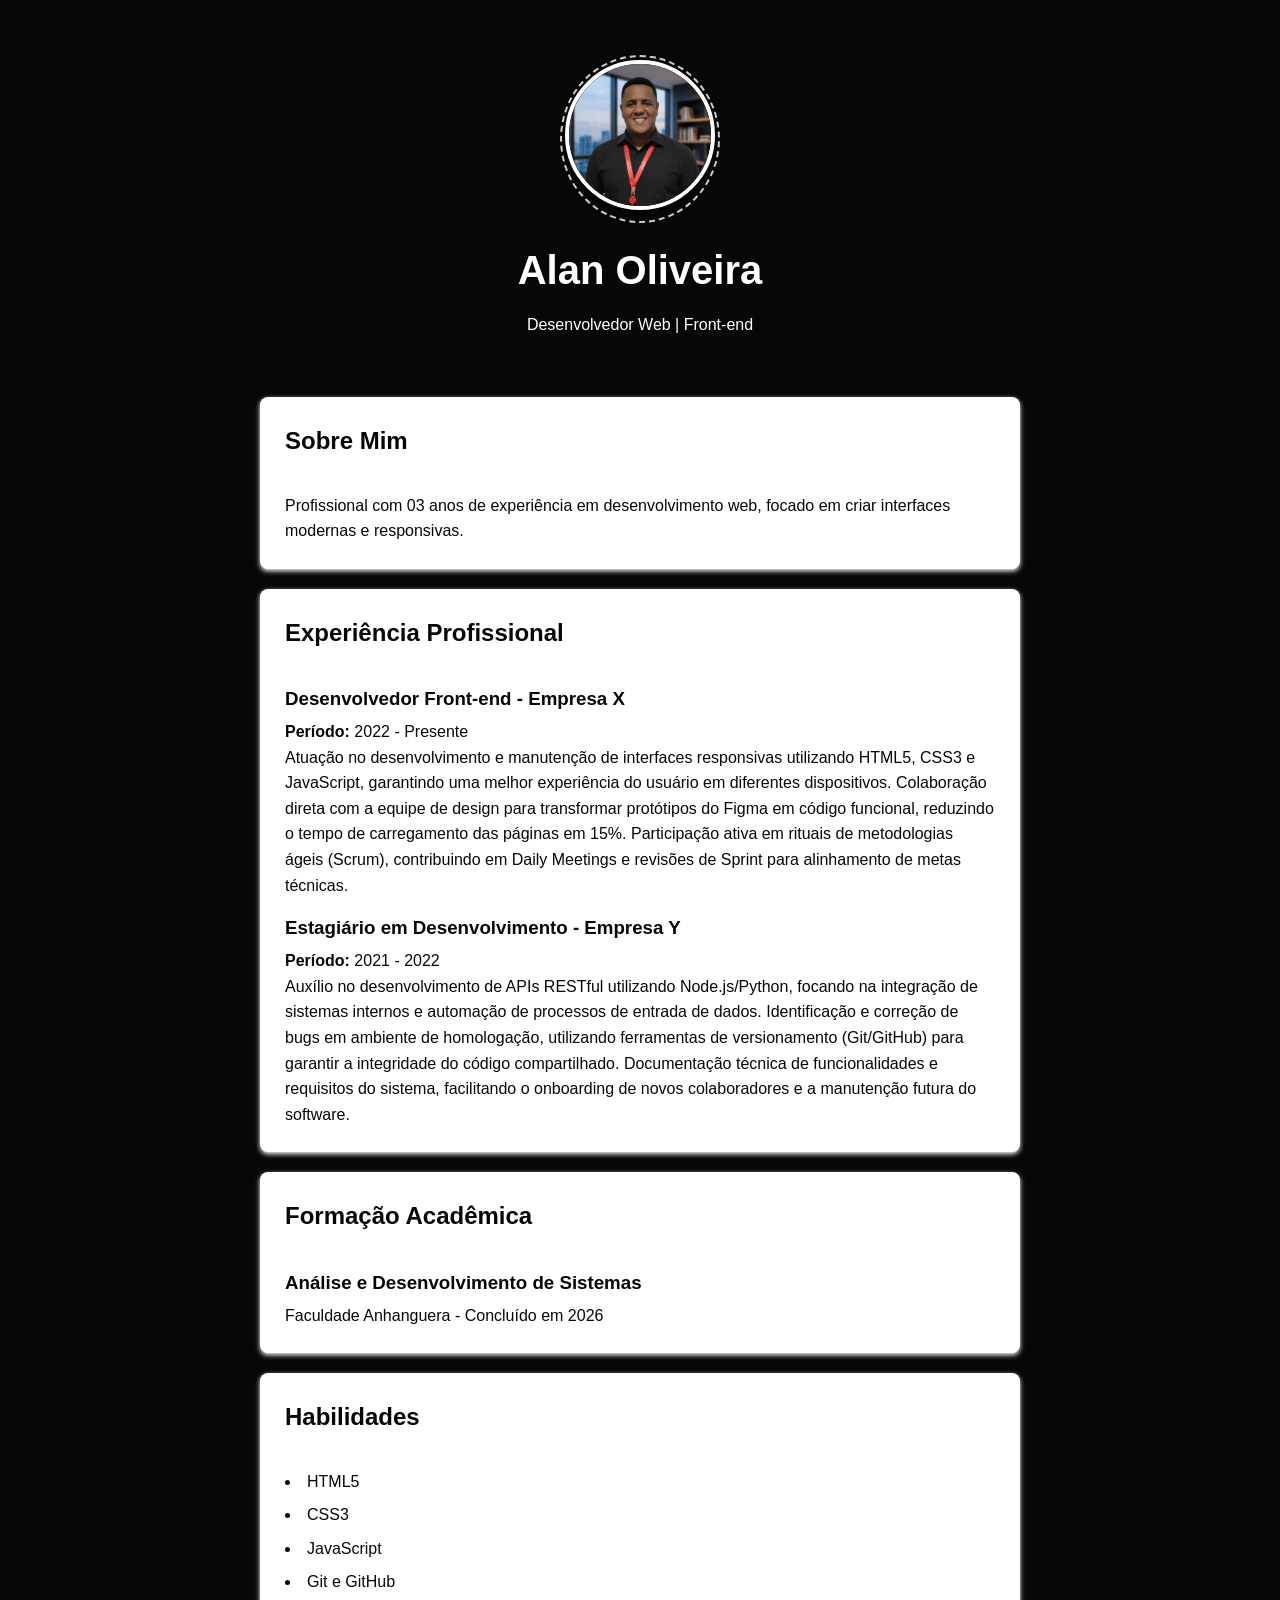
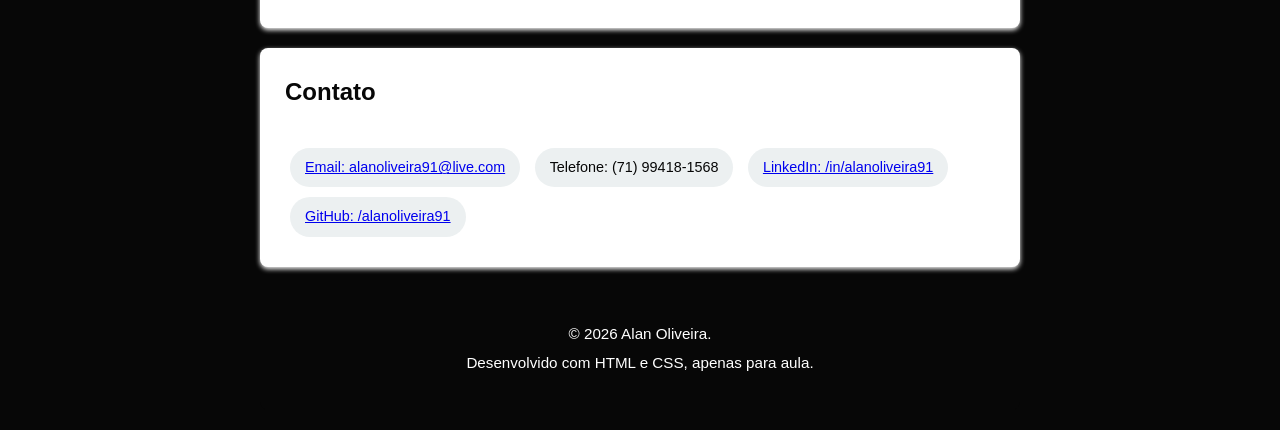
<file: index.html>
<!doctype html>
<html lang="pt-BR">
  <head>
    <meta charset="UTF-8" />
    <meta name="viewport" content="width=device-width, initial-scale=1.0" />
    <meta
      name="description"
      content="Currículo online de Alan Oliveira - Desenvolvedor Web"
    />
    <meta name="author" content="Alan Oliveira" />
    <title>Curriculo Alan Oliveira</title>
    <link rel="stylesheet" href="style/style.css" />
  </head>
  <body>
    <!-- Cabeçalho -->
    <header>
      <div class="foto-perfil">
        <img src="img/foto.jpg" alt="Foto de Alan Oliveira" class="foto" />
      </div>
      <h1>Alan Oliveira</h1>
      <p>Desenvolvedor Web | Front-end</p>
    </header>

    <!-- Sobre -->
    <section>
      <h2>Sobre Mim</h2>
      <p>
        Profissional com 03 anos de experiência em desenvolvimento web, focado
        em criar interfaces modernas e responsivas.
      </p>
    </section>

    <!-- Experiência -->
    <section>
      <h2>Experiência Profissional</h2>

      <div>
        <h3>Desenvolvedor Front-end - Empresa X</h3>
        <p><strong>Período:</strong> 2022 - Presente</p>
        <p>
           Atuação no desenvolvimento e manutenção de interfaces responsivas utilizando HTML5, CSS3 e JavaScript, garantindo uma melhor experiência do usuário em diferentes dispositivos.

Colaboração direta com a equipe de design para transformar protótipos do Figma em código funcional, reduzindo o tempo de carregamento das páginas em 15%.

Participação ativa em rituais de metodologias ágeis (Scrum), contribuindo em Daily Meetings e revisões de Sprint para alinhamento de metas técnicas.
        
        </p>
      </div>

      <div>
        <h3>Estagiário em Desenvolvimento - Empresa Y</h3>
        <p><strong>Período:</strong> 2021 - 2022</p>
        <p>Auxílio no desenvolvimento de APIs RESTful utilizando Node.js/Python, focando na integração de sistemas internos e automação de processos de entrada de dados.

Identificação e correção de bugs em ambiente de homologação, utilizando ferramentas de versionamento (Git/GitHub) para garantir a integridade do código compartilhado.

Documentação técnica de funcionalidades e requisitos do sistema, facilitando o onboarding de novos colaboradores e a manutenção futura do software.</p>
      </div>
    </section>

    <!-- Formação -->
    <section>
      <h2>Formação Acadêmica</h2>
      <div>
        <h3>Análise e Desenvolvimento de Sistemas</h3>
        <p>Faculdade Anhanguera - Concluído em 2026</p>
      </div>
    </section>

    <!-- Habilidades -->
    <section>
      <h2>Habilidades</h2>
      <ul>
        <li>HTML5</li>
        <li>CSS3</li>
        <li>JavaScript</li>
        <li>Git e GitHub</li>
      </ul>
    </section>

    <!-- Contato -->
    <section>
      <h2>Contato</h2>
      <ul>
        <li>
          <a href="mailto:alanoliveira91@live.com"
            >Email: alanoliveira91@live.com</a
          >
        </li>
        <li>Telefone: (71) 99418-1568</li>
        <li>
          <a
            href="https://br.linkedin.com/in/alanoliveira91"
            target="_blank"
            >LinkedIn: /in/alanoliveira91</a
          >
        </li>
        <li>
          <a href="https://github.com/alanoliveira91" target="_blank"
            >GitHub: /alanoliveira91</a
          >
        </li>
      </ul>
    </section>

    <!-- Rodapé -->
    <footer>
      <p>© 2026 Alan Oliveira.</p>
      <p>Desenvolvido com HTML e CSS, apenas para aula.</p>
    </footer>
  </body>
</html>
</file>
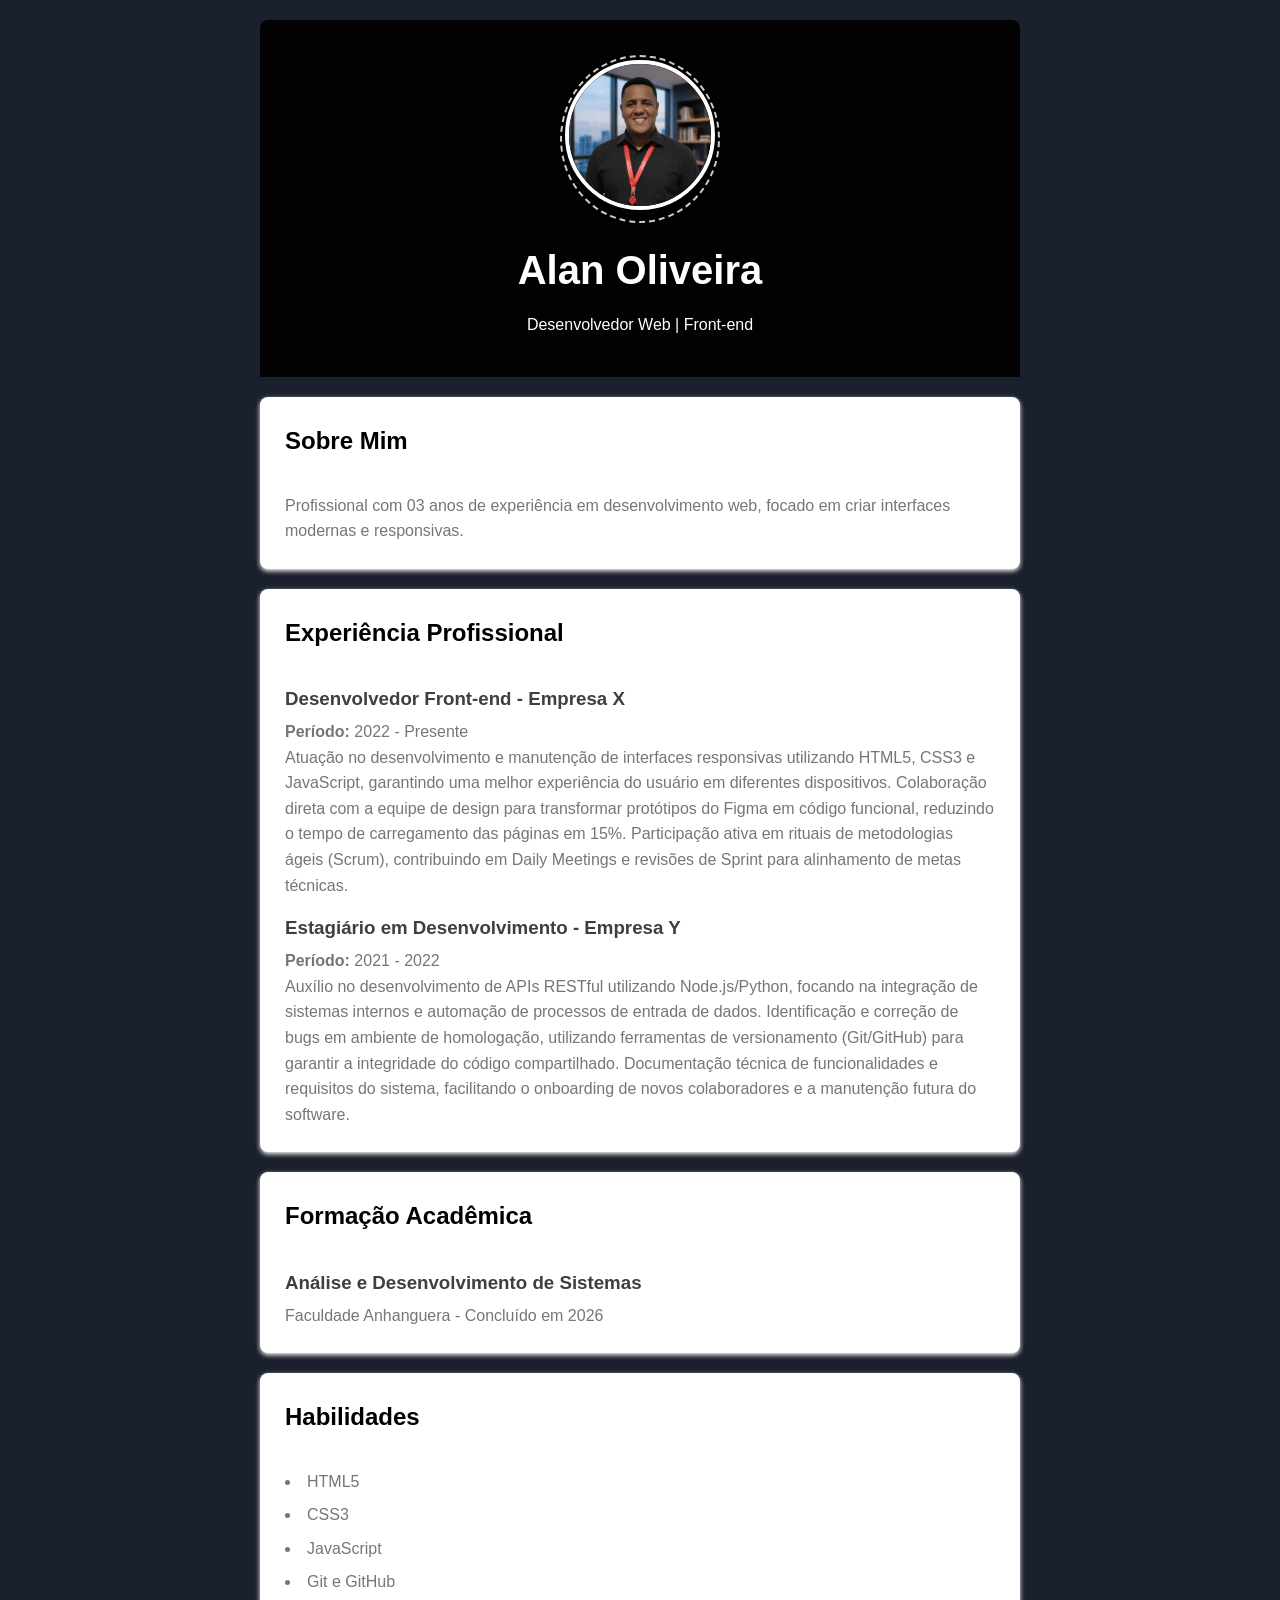
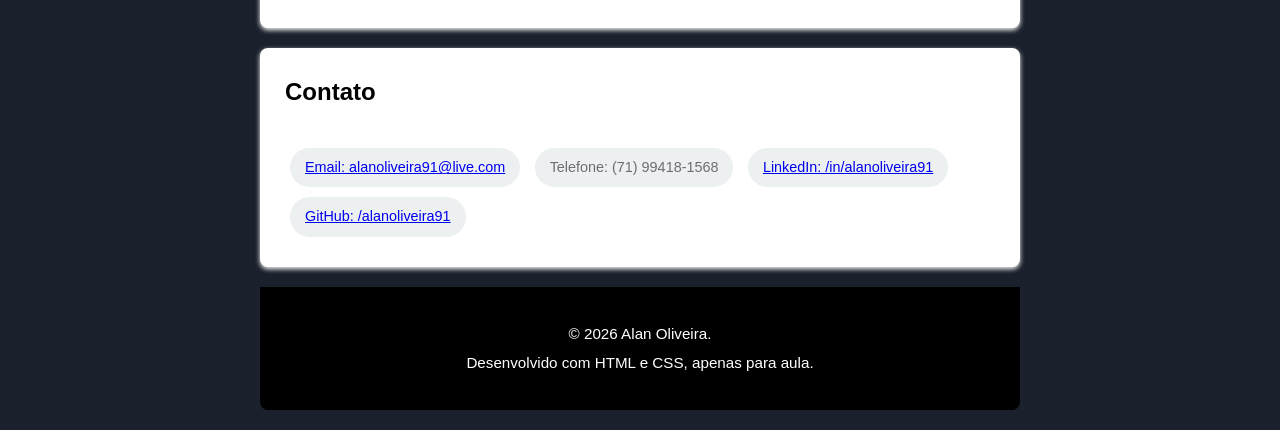
<file: Desktop/meucurriculo-alanoliveira-ads/index.html>
<!doctype html>
<html lang="pt-BR">
  <head>
    <meta charset="UTF-8" />
    <meta name="viewport" content="width=device-width, initial-scale=1.0" />
    <meta
      name="description"
      content="Currículo online de Alan Oliveira - Desenvolvedor Web"
    />
    <meta name="author" content="Alan Oliveira" />
    <title>Curriculo Alan Oliveira</title>
    <link rel="stylesheet" href="style/style.css" />
  </head>
  <body>
    <!-- Cabeçalho -->
    <header>
      <div class="foto-perfil">
        <img src="img/foto.jpg" alt="Foto de Alan Oliveira" class="foto" />
      </div>
      <h1>Alan Oliveira</h1>
      <p>Desenvolvedor Web | Front-end</p>
    </header>

    <!-- Sobre -->
    <section>
      <h2>Sobre Mim</h2>
      <p>
        Profissional com 03 anos de experiência em desenvolvimento web, focado
        em criar interfaces modernas e responsivas.
      </p>
    </section>

    <!-- Experiência -->
    <section>
      <h2>Experiência Profissional</h2>

      <div>
        <h3>Desenvolvedor Front-end - Empresa X</h3>
        <p><strong>Período:</strong> 2022 - Presente</p>
        <p>
           Atuação no desenvolvimento e manutenção de interfaces responsivas utilizando HTML5, CSS3 e JavaScript, garantindo uma melhor experiência do usuário em diferentes dispositivos.

Colaboração direta com a equipe de design para transformar protótipos do Figma em código funcional, reduzindo o tempo de carregamento das páginas em 15%.

Participação ativa em rituais de metodologias ágeis (Scrum), contribuindo em Daily Meetings e revisões de Sprint para alinhamento de metas técnicas.
        
        </p>
      </div>

      <div>
        <h3>Estagiário em Desenvolvimento - Empresa Y</h3>
        <p><strong>Período:</strong> 2021 - 2022</p>
        <p>Auxílio no desenvolvimento de APIs RESTful utilizando Node.js/Python, focando na integração de sistemas internos e automação de processos de entrada de dados.

Identificação e correção de bugs em ambiente de homologação, utilizando ferramentas de versionamento (Git/GitHub) para garantir a integridade do código compartilhado.

Documentação técnica de funcionalidades e requisitos do sistema, facilitando o onboarding de novos colaboradores e a manutenção futura do software.</p>
      </div>
    </section>

    <!-- Formação -->
    <section>
      <h2>Formação Acadêmica</h2>
      <div>
        <h3>Análise e Desenvolvimento de Sistemas</h3>
        <p>Faculdade Anhanguera - Concluído em 2026</p>
      </div>
    </section>

    <!-- Habilidades -->
    <section>
      <h2>Habilidades</h2>
      <ul>
        <li>HTML5</li>
        <li>CSS3</li>
        <li>JavaScript</li>
        <li>Git e GitHub</li>
      </ul>
    </section>

    <!-- Contato -->
    <section>
      <h2>Contato</h2>
      <ul>
        <li>
          <a href="mailto:alanoliveira91@live.com"
            >Email: alanoliveira91@live.com</a
          >
        </li>
        <li>Telefone: (71) 99418-1568</li>
        <li>
          <a
            href="https://br.linkedin.com/in/alanoliveira91"
            target="_blank"
            >LinkedIn: /in/alanoliveira91</a
          >
        </li>
        <li>
          <a href="https://github.com/alanoliveira91" target="_blank"
            >GitHub: /alanoliveira91</a
          >
        </li>
      </ul>
    </section>

    <!-- Rodapé -->
    <footer>
      <p>© 2026 Alan Oliveira.</p>
      <p>Desenvolvido com HTML e CSS, apenas para aula.</p>
    </footer>
  </body>
</html>
</file>
<file: style/style.css>
/* ========== 1. RESET BÁSICO ========== */
/* Aqui vamos remover as margens e paddings padrões do navegador */
* {
  margin: 0;
  padding: 0;
  box-sizing: border-box;
}

/* ========== 2. ESTILOS GLOBAIS ========== */
/* Configurações que valem para toda a página */
body {
  font-family: "Segoe UI", Tahoma, Geneva, Verdana, sans-serif;
  background-color: #070707;
  color: #070707;
  line-height: 1.6;
  padding: 20px;
  max-width: 800px;
  margin: 0 auto;
}

/* ========== 3. CABEÇALHO ========== */
/* Estilo do topo da página com nome e título */
header {
  background-color: #070707;
  color: rgb(255, 255, 255);
  text-align: center;
  padding: 40px 20px;
  border-radius: 8px 8px 0 0;
  margin-bottom: 20px;
}

header h1 {
  font-size: 2.5em;
  margin-bottom: 10px;
}

/* ========== 4. FOTO DE PERFIL ========== */
/* Container da foto */
.foto-perfil {
  position: relative;
  width: 150px;
  margin: 0 auto 20px;
  text-align: center;
}

/* A foto em si */
.foto {
  width: 150px;
  height: 150px;
  border-radius: 50%; /* Faz a foto ficar redonda */
  object-fit: cover; /* Garante que não distorça */
  border: 4px solid rgb(255, 255, 255);
  box-shadow: 0 4px 10px rgba(0, 0, 0, 0.3);
  transition: all 0.3s ease; /* Suaviza as animações */
}

/* Efeito quando passa o mouse na foto */
.foto:hover {
  transform: scale(1.1); /* Aumenta 10% */
  border-color: rgba(4, 166, 28, 0.795); /* Borda rosa */
  box-shadow: 0 10px 25px rgba(244, 241, 241, 0.654);
}

/* Moldura animada ao redor da foto */
.foto-perfil::after {
  content: "";
  position: absolute;
  top: -5px;
  left: -5px;
  right: -5px;
  bottom: -5px;
  border: 2px dashed rgba(255, 255, 255, 0.795);
  border-radius: 50%;
  animation: girar 10s linear infinite; /* Chama a animação */
  pointer-events: none; /* Não atrapalha cliques */
}

/* Animação de giro */
@keyframes girar {
  to {
    transform: rotate(360deg);
  }
}

/* ========== 5. SEÇÕES ========== */
/* Estilo geral das seções (Sobre, Experiência, etc) */
section {
  background-color: white;
  padding: 25px;
  margin-bottom: 20px;
  border-radius: 8px;
  box-shadow: 0 2px 5px rgb(253, 253, 253);
}

/* Título das seções (h2) */
section h2 {
  color: #070707;
  border-bottom: 2px solid #ffffff;
  padding-bottom: 10px;
  margin-bottom: 20px;
}

/* Subtítulos dentro das seções (h3) */
section h3 {
  color: #070707;
  margin: 15px 0 5px 0;
}

/* ========== 6. LISTAS ========== */
/* Listas em geral */
ul {
  list-style-position: inside;
  padding-left: 0;
}

/* Itens da lista */
li {
  margin-bottom: 8px;
}

/* Estilo especial para a ÚLTIMA seção (Contato) */
section:last-of-type li {
  display: inline-block; /* Itens lado a lado */
  background-color: #ecf0f1;
  padding: 8px 15px;
  margin: 5px;
  border-radius: 20px; /* Arredondado tipo pílula */
  font-size: 0.9em;
}

/* ========== 7. RODAPÉ ========== */
/* NOVO: Estilo do rodapé */
footer {
  background-color: #070707; /* Mesma cor do cabeçalho */
  color: rgb(255, 255, 255);
  text-align: center; /* Centraliza o texto */
  padding: 30px 20px;
  border-radius: 0 0 8px 8px; /* Arredonda só embaixo */
  margin-top: 20px; /* Espaço acima do rodapé */
}

/* Texto do rodapé */
footer p {
  margin: 5px 0;
  font-size: 0.95em;
}

/* Efeito hover no rodapé (opcional) */
footer:hover {
  background-color: #070707; /* Cor um pouco mais clara */
  transition: 0.3s;
}
</file>
<file: Desktop/meucurriculo-alanoliveira-ads/style/style.css>
/* ========== 1. RESET BÁSICO ========== */
/* Aqui vamos remover as margens e paddings padrões do navegador */
* {
  margin: 0;
  padding: 0;
  box-sizing: border-box;
}

/* ========== 2. ESTILOS GLOBAIS ========== */
/* Configurações que valem para toda a página */
body {
  font-family: "Segoe UI", Tahoma, Geneva, Verdana, sans-serif;
  background-color: #1A202C;
  color: #0000008a;
  line-height: 1.6;
  padding: 20px;
  max-width: 800px;
  margin: 0 auto;
}

/* ========== 3. CABEÇALHO ========== */
/* Estilo do topo da página com nome e título */
header {
  background-color: #020203;
  color: rgb(255, 255, 255);
  text-align: center;
  padding: 40px 20px;
  border-radius: 8px 8px 0 0;
  margin-bottom: 20px;
}

header h1 {
  font-size: 2.5em;
  margin-bottom: 10px;
}

/* ========== 4. FOTO DE PERFIL ========== */
/* Container da foto */
.foto-perfil {
  position: relative;
  width: 150px;
  margin: 0 auto 20px;
  text-align: center;
}

/* A foto em si */
.foto {
  width: 150px;
  height: 150px;
  border-radius: 50%; /* Faz a foto ficar redonda */
  object-fit: cover; /* Garante que não distorça */
  border: 4px solid rgb(255, 255, 255);
  box-shadow: 0 4px 10px rgba(0, 0, 0, 0.3);
  transition: all 0.3s ease; /* Suaviza as animações */
}

/* Efeito quando passa o mouse na foto */
.foto:hover {
  transform: scale(1.1); /* Aumenta 10% */
  border-color: rgba(4, 166, 28, 0.795); /* Borda rosa */
  box-shadow: 0 10px 25px rgba(244, 241, 241, 0.654);
}

/* Moldura animada ao redor da foto */
.foto-perfil::after {
  content: "";
  position: absolute;
  top: -5px;
  left: -5px;
  right: -5px;
  bottom: -5px;
  border: 2px dashed rgba(255, 255, 255, 0.795);
  border-radius: 50%;
  animation: girar 10s linear infinite; /* Chama a animação */
  pointer-events: none; /* Não atrapalha cliques */
}

/* Animação de giro */
@keyframes girar {
  to {
    transform: rotate(360deg);
  }
}

/* ========== 5. SEÇÕES ========== */
/* Estilo geral das seções (Sobre, Experiência, etc) */
section {
  background-color: white;
  padding: 25px;
  margin-bottom: 20px;
  border-radius: 8px;
  box-shadow: 0 2px 5px rgb(253, 253, 253);
}

/* Título das seções (h2) */
section h2 {
  color: #000000;
  border-bottom: 2px solid #ffffff;
  padding-bottom: 10px;
  margin-bottom: 20px;
}

/* Subtítulos dentro das seções (h3) */
section h3 {
  color: #3f3f3f;
  margin: 15px 0 5px 0;
}

/* ========== 6. LISTAS ========== */
/* Listas em geral */
ul {
  list-style-position: inside;
  padding-left: 0;
}

/* Itens da lista */
li {
  margin-bottom: 8px;
}

/* Estilo especial para a ÚLTIMA seção (Contato) */
section:last-of-type li {
  display: inline-block; /* Itens lado a lado */
  background-color: #ecf0f1;
  padding: 8px 15px;
  margin: 5px;
  border-radius: 20px; /* Arredondado tipo pílula */
  font-size: 0.9em;
}

/* ========== 7. RODAPÉ ========== */
/* NOVO: Estilo do rodapé */
footer {
  background-color: #000000; /* Mesma cor do cabeçalho */
  color: rgb(255, 255, 255);
  text-align: center; /* Centraliza o texto */
  padding: 30px 20px;
  border-radius: 0 0 8px 8px; /* Arredonda só embaixo */
  margin-top: 20px; /* Espaço acima do rodapé */
}

/* Texto do rodapé */
footer p {
  margin: 5px 0;
  font-size: 0.95em;
}

/* Efeito hover no rodapé (opcional) */
footer:hover {
  background-color: #000000f6; /* Cor um pouco mais clara */
  transition: 0.3s;
}
</file>
